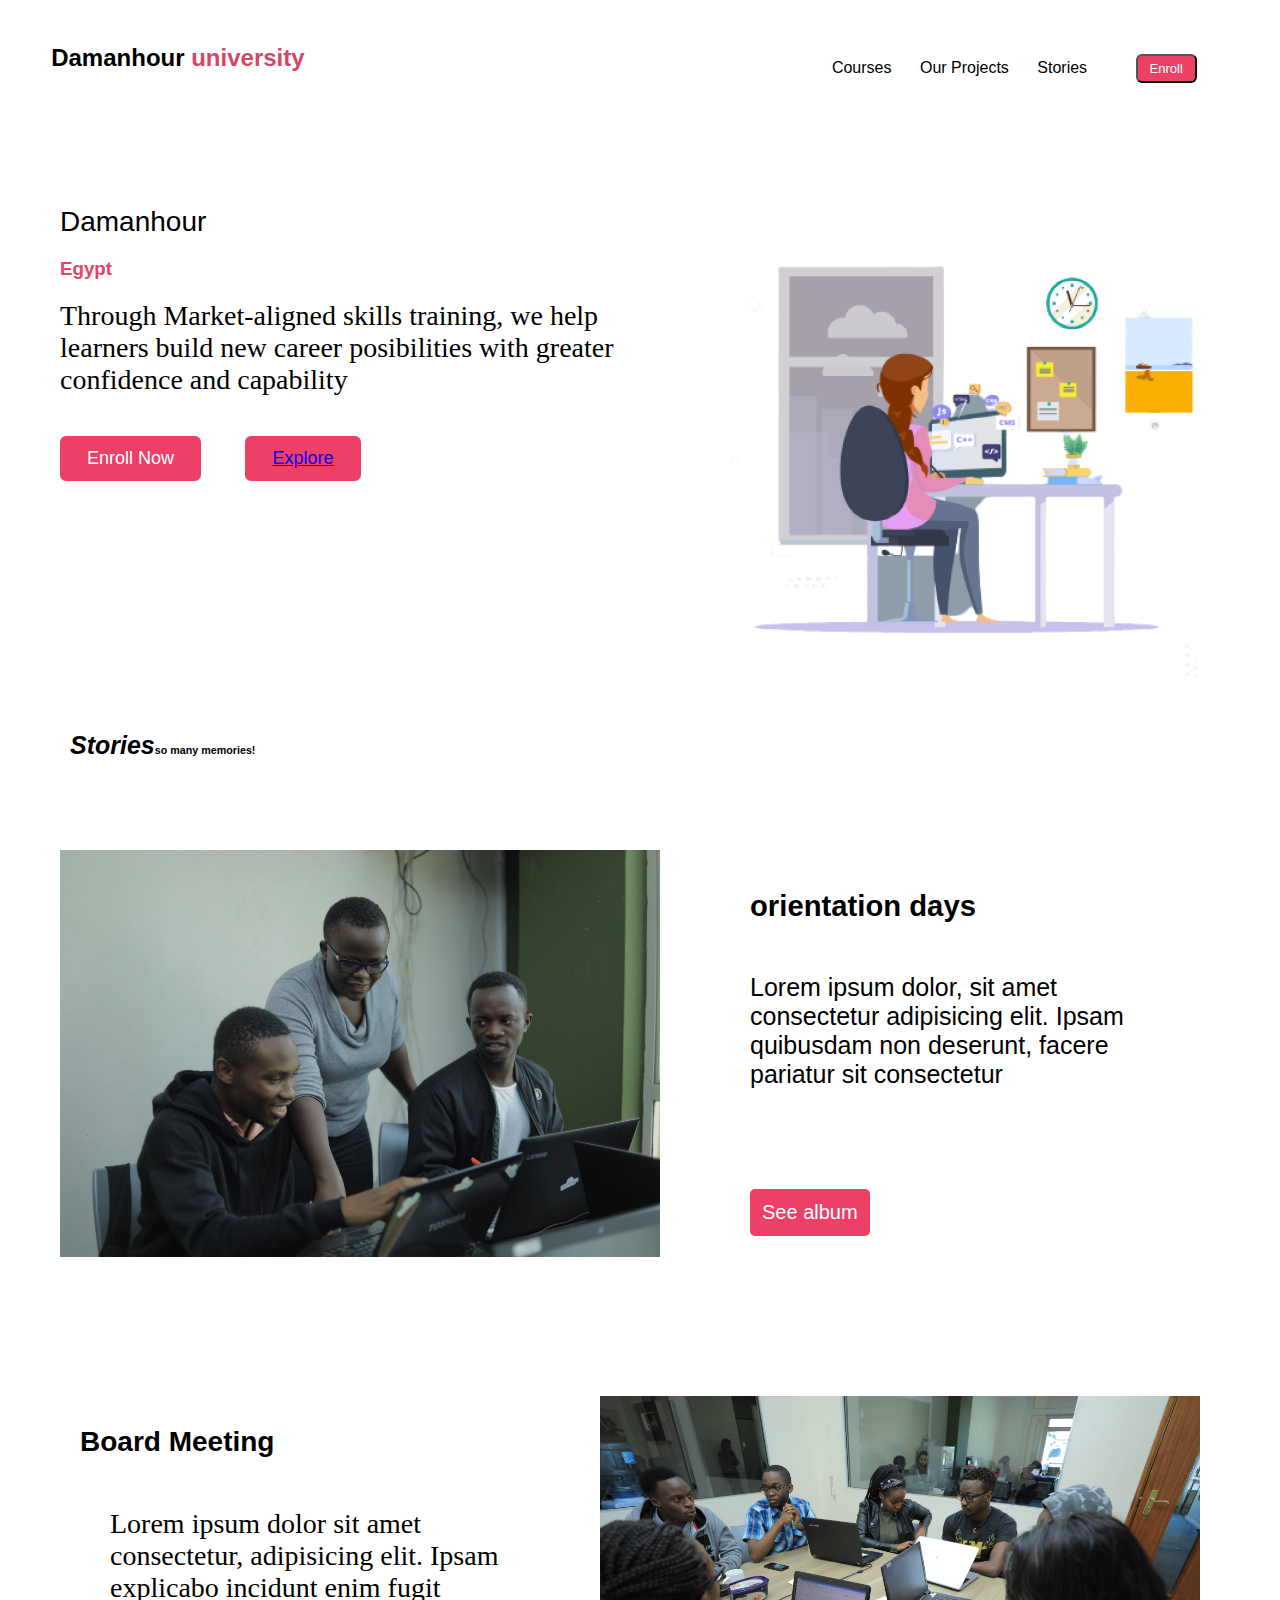
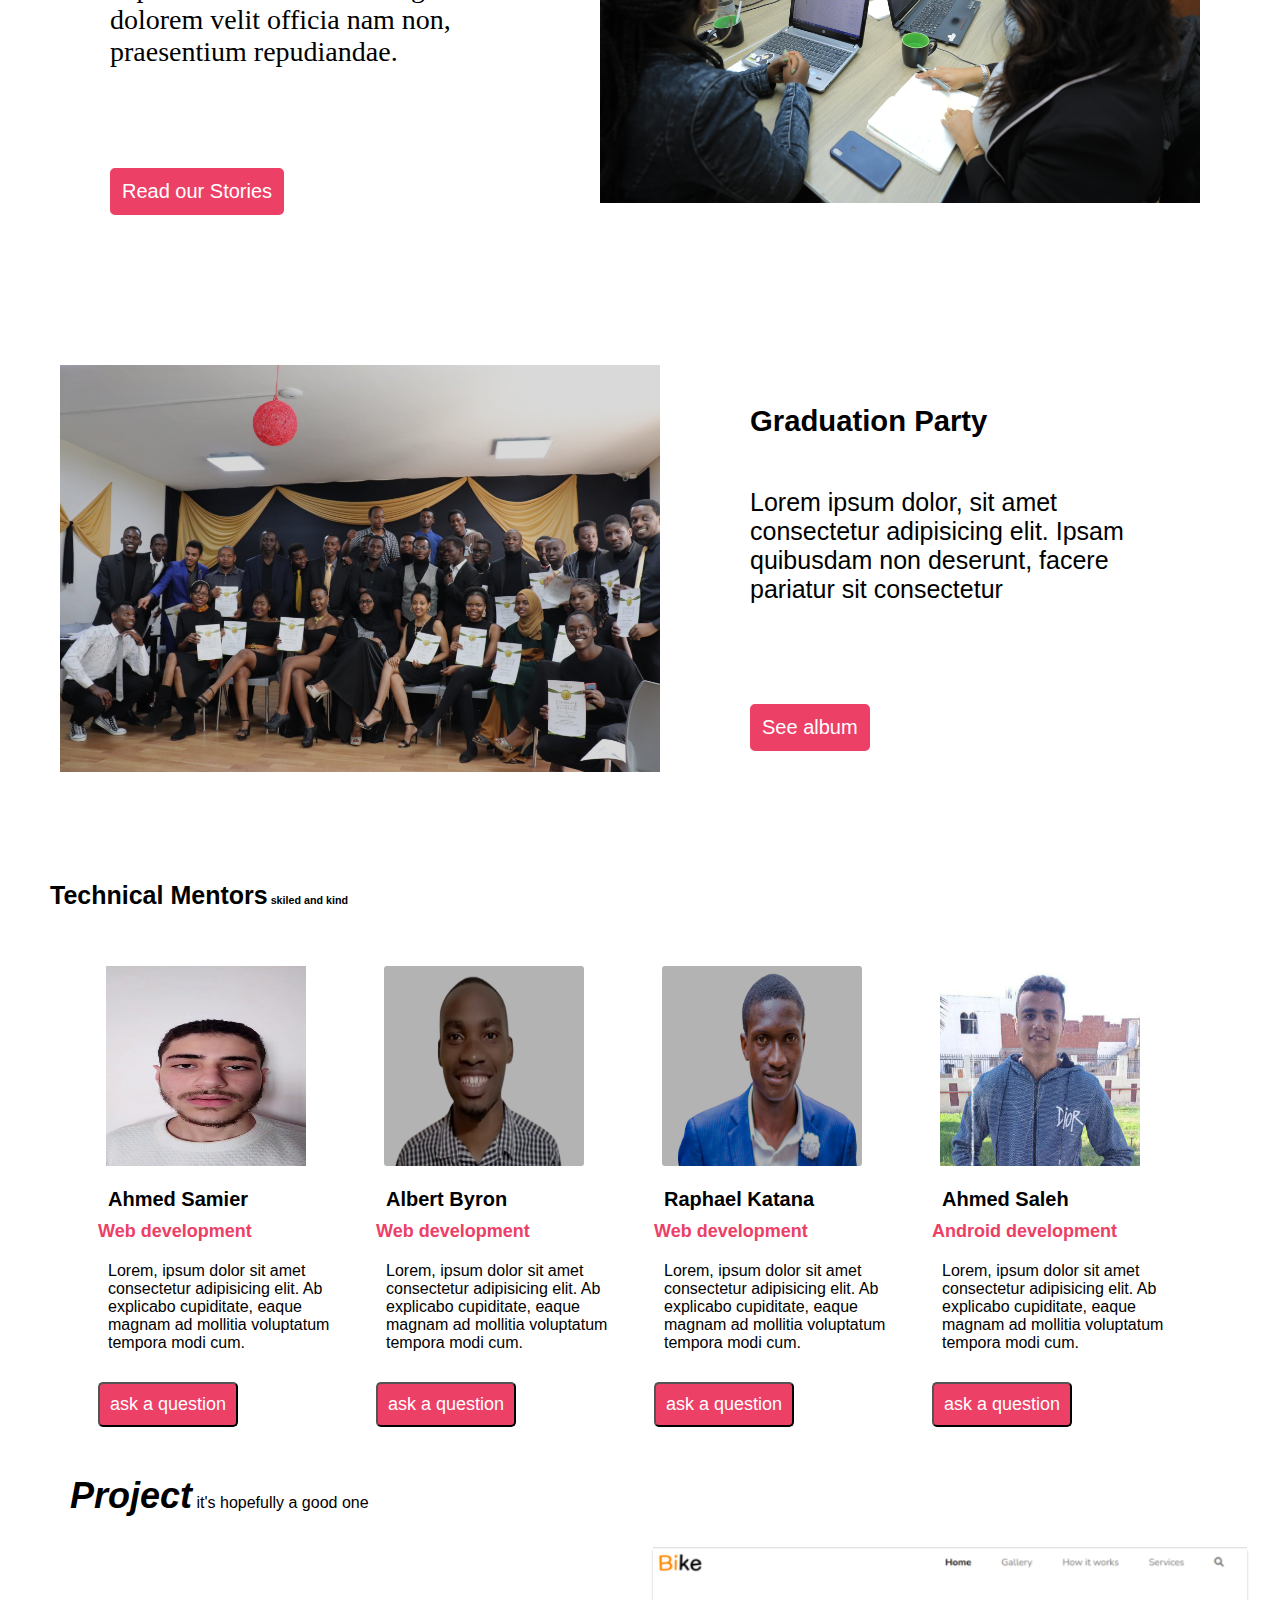
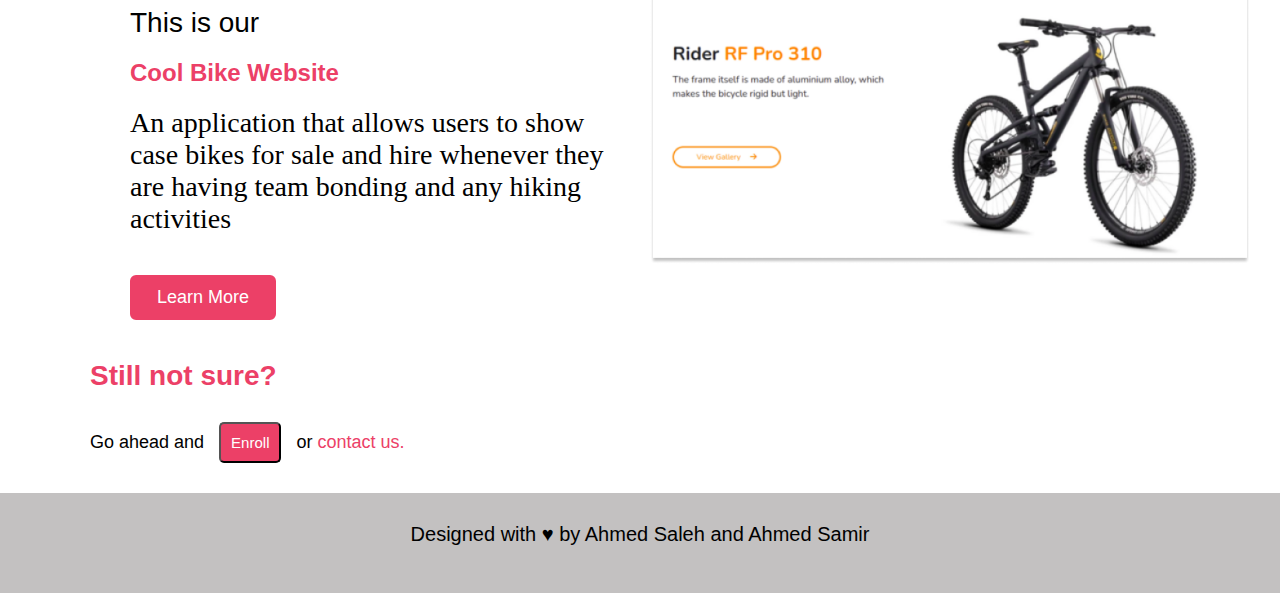
<file: index.html>
<!DOCTYPE html>
<html lang="en">
<head>
    <meta charset="UTF-8">
    <meta http-equiv="X-UA-Compatible" content="IE=edge">
    <meta name="viewport" content="width=device-width, initial-scale=1.0">
    <link rel="stylesheet" href="./Assets/Css/styles.css">
    <title>School Landing Page</title>
</head>
<body>
    <!-- Navbar Section-->
<nav class="nav-bar">
    <h2>Damanhour <span>university</span></h2>
    <div class="nav-links"> 
        <ul>
            <li><a href="#">Courses</a> </li>
            <li><a href="#">Our Projects</a></li>
            <li><a href="#">Stories</a></li>
            <li><button  id ='myButton'class="btn">Enroll</button></li>
        </ul>
    </div>
</nav>

<!--First section-->
    <section class="first-section">  
        <div class="left-side">
            <h5 class="section-title">Damanhour</h5>
            <h3 class="section-about">Egypt</h3>
            <p>Through Market-aligned skills training, we help learners build new career posibilities with greater confidence and capability</p>
            <button class="btn">Enroll Now</button>
            <button class="btn"><a href="#">Explore</a></button>
        </div>
        <aside class="right-side">
                <img src="./Assets/images/image1.png" height="300px" alt="workplace image">
        </aside>
    </section>
    <!--Second Second-->
    <div class="section-head">
        <h6><em><span class="span-all">Stori</span>es</em>so many memories!</h6>
    </div>
    
    <div class="orientation">
        <div class="left-side">
            <img src="./Assets/images/image 2.png">
        </div>
        <div class="right-side">
            <h3>orientation days</h3>
            <p>Lorem ipsum dolor, sit amet consectetur adipisicing elit. Ipsam quibusdam non deserunt, facere pariatur sit consectetur</p>
            <button class="btn">See album</button>
        </div>
    </div>
    <div class="orientation">
        <div class="left-side">
            <h1>Board Meeting</h1>
            <p>Lorem ipsum dolor sit amet consectetur, adipisicing elit. Ipsam explicabo incidunt enim fugit dolorem velit officia nam non, praesentium repudiandae.</p>
            <button class="btn">Read our Stories</button>
        </div>
        <div class="right-side">
            <img src="./Assets/images/image 3.png">
        </div>
    </div>
    <div class="orientation">
        <div class="left-side">
            <img src="./Assets/images/image 4.png">
        </div>
        <div class="right-side">
            <h3>Graduation Party</h3>
            <p>Lorem ipsum dolor, sit amet consectetur adipisicing elit. Ipsam quibusdam non deserunt, facere pariatur sit consectetur</p>
            <button class="btn">See album</button>
        </div>
    </div>
<!-- Mentors Section-->
<section class="tm">
    <div>
        <h6><strong style="font-size: 25px;"><span class="span-all">Tech</span>nical Mentors</strong> skiled and kind</h6>
    </div>
    <div class="tm-section">
        <div class="tm-single">
            <img src="./Assets/images/3007.jpg">
            <div id="tm-details">
                <h3>Ahmed Samier</h3>
                <h4>Web development</h4>
                <p>Lorem, ipsum dolor sit amet consectetur adipisicing elit. Ab explicabo cupiditate, eaque magnam ad mollitia voluptatum tempora modi cum.</p>
                <button>ask a question</button>
            </div>
        </div>
        <div class="tm-single">
            <img src="./Assets/images/image 6.png">
            <div id="tm-details">
                <h3>Albert Byron</h3>
                <h4>Web development</h4>
                <p>Lorem, ipsum dolor sit amet consectetur adipisicing elit. Ab explicabo cupiditate, eaque magnam ad mollitia voluptatum tempora modi cum.</p>
                <button>ask a question</button>
            </div>
        </div>
        <div class="tm-single">
            <img src="./Assets/images/image 7.png">
            <div id="tm-details">
                <h3>Raphael Katana</h3>
                <h4>Web development</h4>
                <p>Lorem, ipsum dolor sit amet consectetur adipisicing elit. Ab explicabo cupiditate, eaque magnam ad mollitia voluptatum tempora modi cum.</p>
                <button>ask a question</button>
            </div>
        </div> 
        <div class="tm-single">
            <img src="./Assets/images/ahmed.jpeg">
            <div id="tm-details">
                <h3>Ahmed Saleh</h3>
                <h4>Android development</h4>
                <p>Lorem, ipsum dolor sit amet consectetur adipisicing elit. Ab explicabo cupiditate, eaque magnam ad mollitia voluptatum tempora modi cum.</p>
                <button>ask a question</button>
            </div>
        </div>
    </div>
</section>
<section class="section-head">
    <div>
        <p><strong><em style="font-size: 36px;"><span class="story">Proje</span>ct</em></strong> it's hopefully a good one</p>
    </div>

    <div class="first-section">
        <div class="left-side">
            <h4 class="section-title">This is our</h4>
            <h2 class="section-about">Cool Bike Website</h2>
            <p>An application that allows users to show case bikes for sale and hire whenever they are having team bonding and any hiking activities</p>
            <button class="btn">Learn More</button>
        </div>
        <div class="right-side">
            <img src="./Assets/images/image 9.png">
        </div>
    </div>
</section>
<!-- More Info Section-->
<section class="info-section">
    <div class="more-info">
        <h2>Still not sure?</h2>
        <p>Go ahead and <button>Enroll</button> or <span> contact us.</span></p>
    </div>
</section>

<footer>
    <p>Designed with &hearts; by Ahmed Saleh and  Ahmed Samir</p>
</footer>
    
<script>
    document.getElementById('myButton').onclick = function() {
  window.location.href = 'file:///G:/unveristy/multmedia/project_/platform/Login_register.html?txt=sad&email=dsfdsfd%40gmai.com&pswd=dsfsdf';
};
</script>
</body>
</html>
</file>
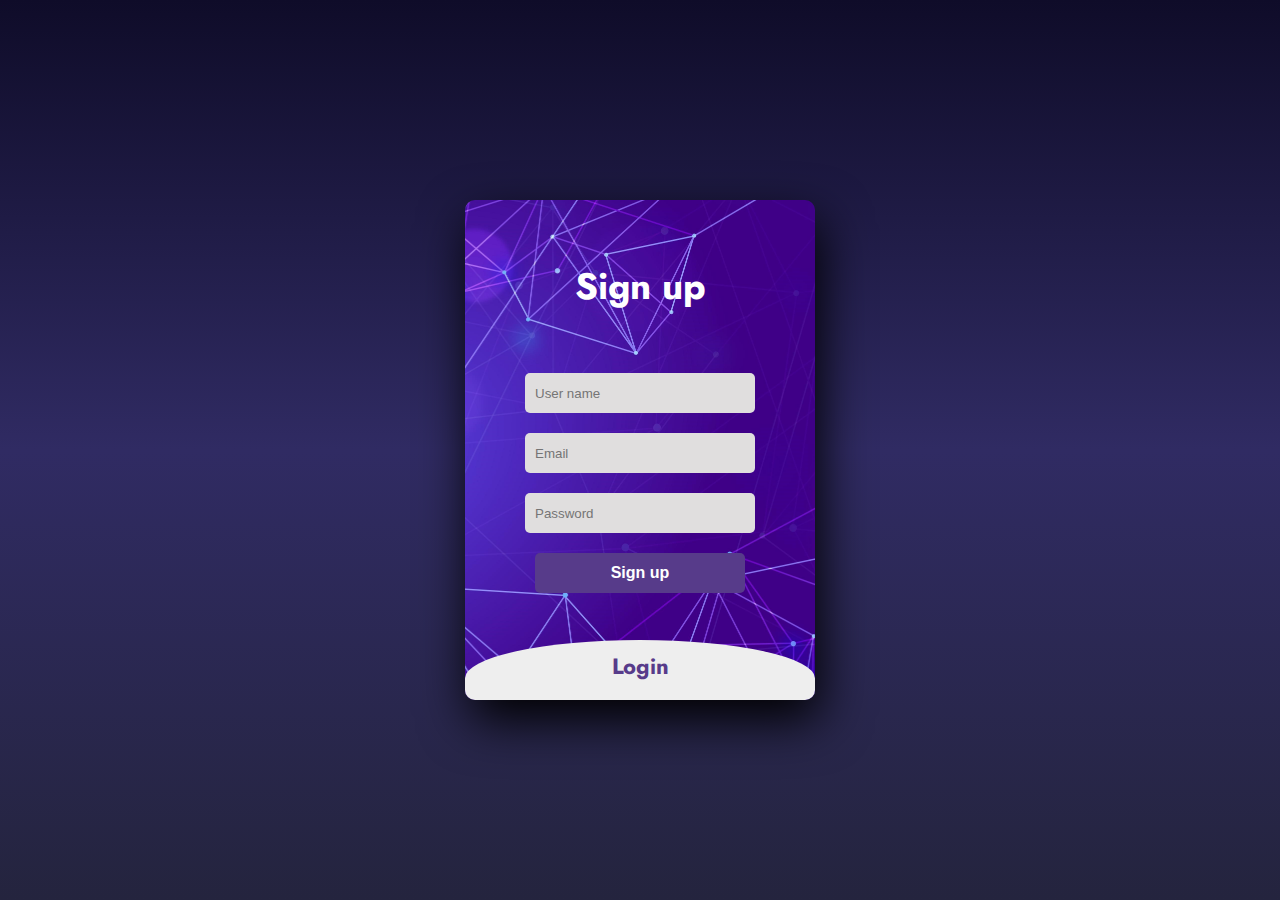
<file: Login_register.html>
<!DOCTYPE html>
<html>
<head>
  <title>Slide Navbar</title>
  <link rel="stylesheet" type="text/css" href="Login_register.css">
  <link href="https://fonts.googleapis.com/css?family=Jost:wght@500&display=swap" rel="stylesheet"> 
</head>
<body>
  <div class="main">
    <input type="checkbox" id="chk" aria-hidden="true">
    <div class="signup">
    <form>
      <label for="chk" aria-hidden="true">Sign up</label>
      <input type="text" name="txt" placeholder="User name" required=""> 
      <input type="email" name="email" placeholder="Email" required=""> 
      <input type="Password" name="pswd" placeholder="Password" required=""> 
      <button id = 'myButton'>Sign up</button>
      </form>
</div>
<div class="login">
<form>
  <label for="chk" aria-hidden="true">Login</label>
  <input type="email" name="email" placeholder="Email" > 
  <input type="Password" name="pswd" placeholder="Password" > 
  <button id ='myButton'>Login</button>
</form>
</div>
<script>
document.getElementById('myButton').onclick = function() {
  window.location.href = 'file:///G:/unveristy/multmedia/project_/platform/index.html';
};
</script>
</body>
</html>
</file>
<file: Assets/Css/styles.css>
*{
    margin: 0;
    padding: 0;
    
}
body{
    font-family: 'Nunito', sans-serif;
}
/* navbar section */
 .nav-bar span{
    color: #d64668;
}
.header{
    position: relative;
}
nav{
    display: flex;
    padding: 2% 4%;
    justify-content: space-between;
    align-items: center;
}
.nav-links{
    flex: 1;
    text-align: right;
}
.nav-links ul li{
    list-style: none;
    display: inline-block;
    padding: 8px 12px;
    position: relative;
}
.nav-links ul a{
    text-decoration: none;
    color: #000;
}
.btn{
    
    background-color: #EC4067;
    padding: 5px 12px 5px 12px;
    border-radius: 6px;
    font-size: 13px;
    color: #fff;

}

/* first section */
   .first-section{
       display: flex;
       font-family: 'Nunito', sans-serif;
       margin: 30px;
       justify-content: space-between;
   }
   .left-side{
       text-align: left;
       justify-content: center;
       padding: 10px;
       margin-top: 30px;
       width: 100%;
   }
   img{
       width: 600px;
       height: auto;
   }
   
   .left-side .section-title{
       font-weight: 200;
       margin: 20px;
       font-size: 28px;
   }
   h1{
       margin: 20px;
       font-size: 28px;
   }
   .left-side .section-about{
       color: #EC4067;
       margin: 20px;
   }
   
   .left-side p{
       margin: 20px;
       font-family: 'Times New Roman', Times, serif;
       font-size: 28px;
   }
   button{
       margin: 20px 20px 0 20px;
   }
   .left-side .btn{
       background-color: #EC4067;
       color: white;
       border: 2px solid #EC4067;
       font-size: 18px;
       padding: 10px 25px;
       
   }

   /* a second section */

.section-head{ 
    margin-left: 70px;
}
.section-head em{
    font-size: 25px;
}

.orientation{
    display: flex;
    font-family: 'Nunito', sans-serif;
    margin: 50px;
    justify-content: space-between;
    
}
.orientation .right-side{
    margin: 30px;
    font-size: 25px;
    justify-content: center;
    align-items: center;
    
}
.orientation h3{
    margin: 50px;
}

.orientation p{
    margin: 50px;
}
.orientation .btn{
    background-color: #EC4067;
    color: white;
    border: 2px solid #EC4067;
    border-radius: 5px;
    font-size: 20px;
    cursor: pointer;
    padding: 10px 10px;
    margin: 50px;
}
.btn:hover{
    color: #EC4067;
    background: none;
}
.orientation .left-side img{
    height: auto;
}
/* Technical mentors section*/
.tm{
    width: 90%;
    margin-left: 50px;
    margin-right: 30px;
}
.tm-section{
    display: flex;
    margin: 20px;
    justify-content: space-between;
    
}
.tm-single{
    margin: 18px;
}
.tm-details{
    text-align: left;
    justify-content: center;
}
#tm-details h3{
    margin-left: 20px;
    font-size: 20px;
}
.tm-single img{
    height: 200px;
    width: 200px;
    margin: 18px;
}

.tm-single h4{
    color: #EC4067;
    font-size: 18px;
    margin: 10px;
    
}
.tm-single p{
    width: 100%;
    margin: 20px;
}
.tm-single button{
    background-color: #EC4067;
    color: white;
    border-radius: 5px;
    font-size: 18px;
    padding: 10px;
    margin: 10px;

}
/* More info section */
.info-section{
    margin-left: 50px;
}
.more-info{
    margin-left: 20px;
}
.more-info h2{
    color: #EC4067;
    font-size: 28px;
    margin: 20px;
}

.more-info p{
    font-size: 18px;
    margin-left: 20px;
}
.more-info button{
    background-color: #EC4067;
    color: #fff;
    border-radius: 5px;
    font-size: 15px;
    padding: 10px;
    margin: 10px;
}
.more-info span{
    color: #EC4067;
}

/* Footer*/
footer{
    height: 100px;
    background-color: rgba(104, 99, 99, 0.4);
    
}
footer p{
    text-align: center;
    padding-top: 30px;
    font-size: 20px;
    margin-top: 20px;
}
</file>
<file: Login_register.css>
body{
    margin: 0;
    padding: 0;
    display: flex;
    justify-content: center; 
    align-items: center;
    min-height: 100vh;
    font-family: 'Jost' ,sans-serif;
    background: linear-gradient(to bottom,#0f0c29,#302b63,#24243e);
}

.main{
    width: 350px;
    height: 500px;
    background:red;
    overflow: hidden;
    background: url("1.jpg") no-repeat center / cover;
    border-radius: 10px;
    box-shadow: 5px 20px 50px #000;
}

#chk{
    display: none;
}
.signup{
    position: relative;
    width: 100%;
    height: 100%;
}

label{
    color: #fff;
    font-size: 2.3em;
    justify-content: center;
    display: flex;
    margin: 60px;
    font-weight: bold;
    cursor: pointer;
    transition: .5s ease-in-out;    
}

input{
    width: 60%;
    height: 20px;
    background:#e0dede;
    justify-content: center;
    display: flex;
    margin: 20px auto;
    padding: 10px;
    border:none;
    outline: none; 
    border-radius: 5px;
}    

button{
    width: 60%; 
    height: 40px;
    margin: 10px auto;
    justify-content: center; 
    display: block;
    color: #fff;
    background:#573b8a;
    font-size: 1em;
    font-weight: bold;
    margin-top: 20px;
    outline: none;
    border:none;
    border-radius:5px;
    transition: .2s ease-in;
    cursor: pointer;
}    

button:hover{
    background:#6d44b8;
}

.login{
    height: 460px;
    background:#eee;
    border-radius: 60% / 10%;
    transform: translateY(-180px); 
    transition: .8s ease-in-out;
}
    
.login label{
    color:#573b8a;
    transform: scale(.6);
}

#chk:checked ~ .login{
    transform: translateY(-500px);
}
    
#chk:checked ~ .login label{ 
    transform: scale(1);
}
    
#chk:checked ~ .signup label{
    transform: scale(.6);
}
</file>
